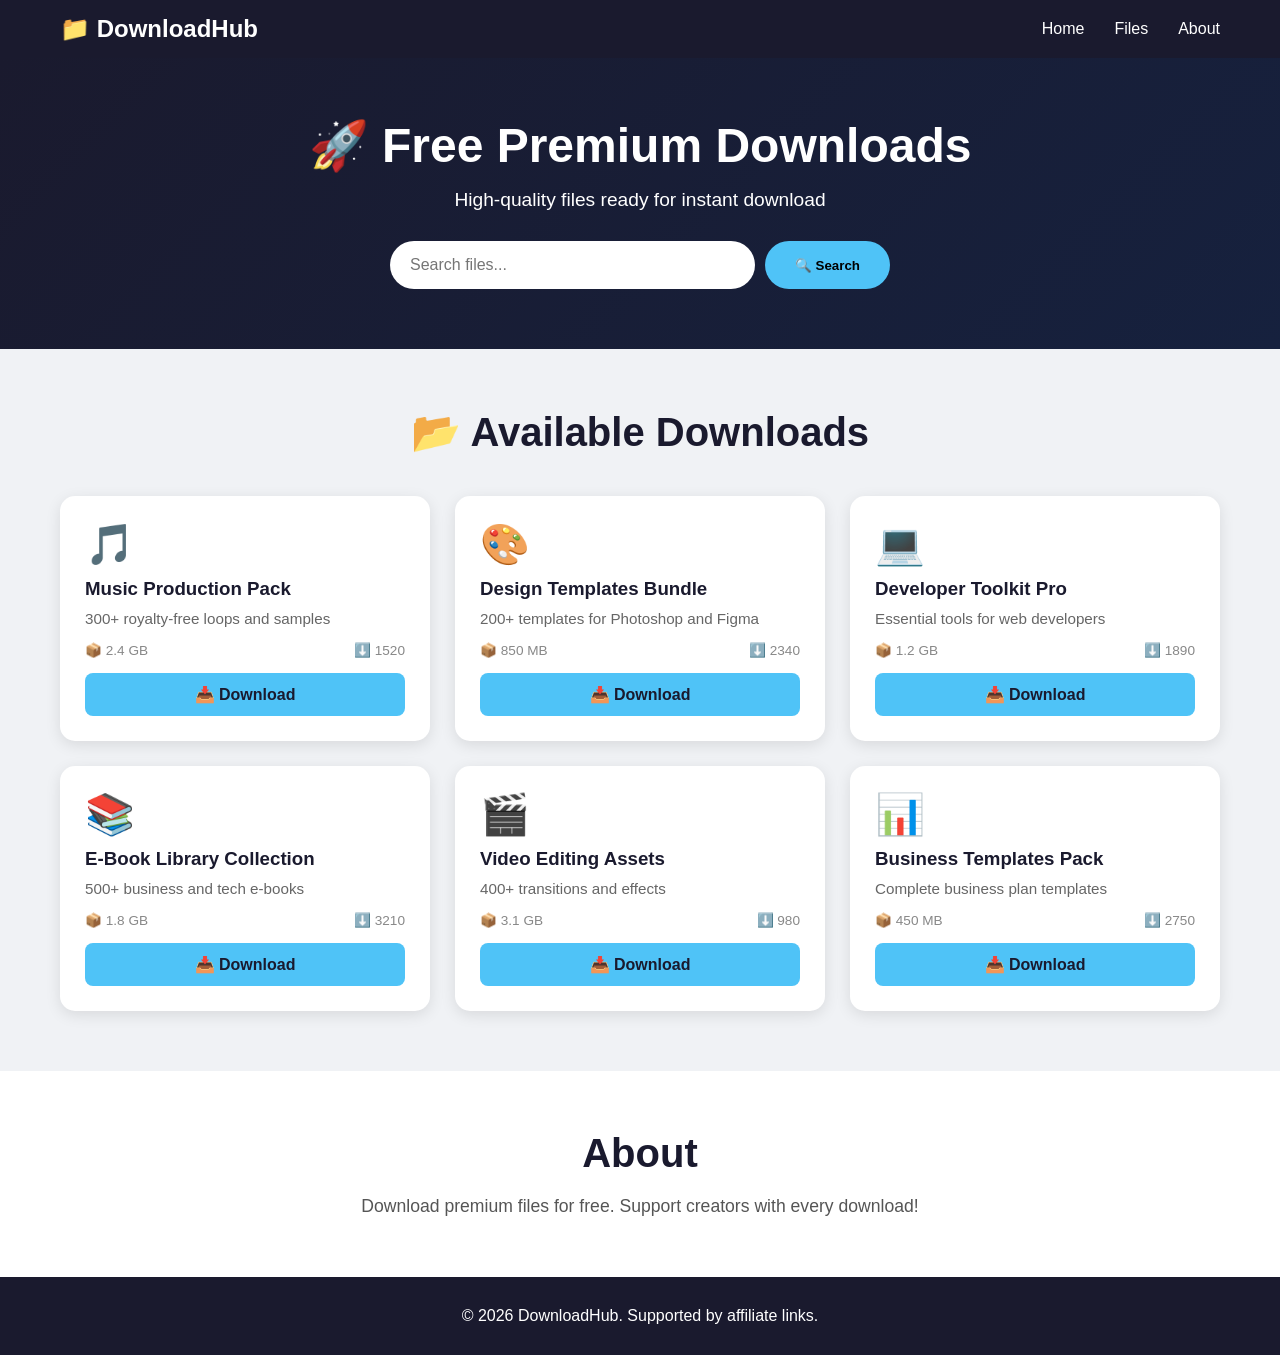
<file: index.html>
<!DOCTYPE html>
<html lang="en">
<head>
    <meta charset="UTF-8">
    <meta name="viewport" content="width=device-width, initial-scale=1.0">
    <title>DownloadHub - Free Downloads</title>
    <link rel="stylesheet" href="style.css">
</head>
<body>
    <nav class="navbar">
        <div class="container">
            <div class="nav-brand">📁 DownloadHub</div>
            <div class="nav-links">
                <a href="#home">Home</a>
                <a href="#files">Files</a>
                <a href="#about">About</a>
            </div>
        </div>
    </nav>

    <section id="home" class="hero">
        <div class="container">
            <h1>🚀 Free Premium Downloads</h1>
            <p>High-quality files ready for instant download</p>
            <div class="search-box">
                <input type="text" id="searchInput" placeholder="Search files..." onkeyup="searchFiles()">
                <button onclick="searchFiles()">🔍 Search</button>
            </div>
        </div>
    </section>

    <section id="files" class="files-section">
        <div class="container">
            <h2>📂 Available Downloads</h2>
            <div class="file-grid" id="fileGrid"></div>
        </div>
    </section>

    <section id="about" class="about-section">
        <div class="container">
            <h2>About</h2>
            <p>Download premium files for free. Support creators with every download!</p>
        </div>
    </section>

    <footer>
        <div class="container">
            <p>© 2026 DownloadHub. Supported by affiliate links.</p>
        </div>
    </footer>

    <script src="script.js"></script>
</body>
</html>
</file>
<file: style.css>
* {
    margin: 0;
    padding: 0;
    box-sizing: border-box;
}

body {
    font-family: Arial, sans-serif;
    background: #f0f2f5;
    color: #1a1a2e;
}

.container {
    max-width: 1200px;
    margin: 0 auto;
    padding: 0 20px;
}

/* Navigation */
.navbar {
    background: #1a1a2e;
    color: white;
    padding: 15px 0;
    position: sticky;
    top: 0;
    z-index: 999;
}

.navbar .container {
    display: flex;
    justify-content: space-between;
    align-items: center;
}

.nav-brand {
    font-size: 1.5rem;
    font-weight: bold;
}

.nav-links {
    display: flex;
    gap: 30px;
}

.nav-links a {
    color: white;
    text-decoration: none;
    transition: color 0.3s;
}

.nav-links a:hover {
    color: #4fc3f7;
}

/* Hero */
.hero {
    background: linear-gradient(135deg, #1a1a2e, #16213e);
    color: white;
    padding: 60px 0;
    text-align: center;
}

.hero h1 {
    font-size: 3rem;
    margin-bottom: 15px;
}

.hero p {
    font-size: 1.2rem;
    margin-bottom: 30px;
}

.search-box {
    display: flex;
    max-width: 500px;
    margin: 0 auto;
    gap: 10px;
}

.search-box input {
    flex: 1;
    padding: 15px 20px;
    border: none;
    border-radius: 30px;
    font-size: 1rem;
}

.search-box button {
    padding: 15px 30px;
    background: #4fc3f7;
    border: none;
    border-radius: 30px;
    font-weight: bold;
    cursor: pointer;
    transition: transform 0.3s;
}

.search-box button:hover {
    transform: scale(1.05);
}

/* Files */
.files-section {
    padding: 60px 0;
}

.files-section h2 {
    text-align: center;
    font-size: 2.5rem;
    margin-bottom: 40px;
}

.file-grid {
    display: grid;
    grid-template-columns: repeat(auto-fill, minmax(300px, 1fr));
    gap: 25px;
}

.file-card {
    background: white;
    border-radius: 15px;
    padding: 25px;
    box-shadow: 0 4px 15px rgba(0,0,0,0.1);
    transition: transform 0.3s;
}

.file-card:hover {
    transform: translateY(-5px);
}

.file-icon {
    font-size: 2.5rem;
}

.file-card h3 {
    margin: 10px 0;
}

.file-card p {
    color: #666;
    font-size: 0.95rem;
    margin-bottom: 15px;
}

.file-meta {
    display: flex;
    justify-content: space-between;
    margin-bottom: 15px;
    font-size: 0.85rem;
    color: #888;
}

.download-btn {
    display: inline-block;
    width: 100%;
    padding: 12px;
    background: #4fc3f7;
    color: #1a1a2e;
    text-align: center;
    text-decoration: none;
    border-radius: 8px;
    font-weight: bold;
    transition: background 0.3s;
}

.download-btn:hover {
    background: #81d4fa;
}

/* About */
.about-section {
    background: white;
    padding: 60px 0;
    text-align: center;
}

.about-section h2 {
    font-size: 2.5rem;
    margin-bottom: 20px;
}

.about-section p {
    max-width: 600px;
    margin: 0 auto;
    color: #555;
    font-size: 1.1rem;
}

/* Footer */
footer {
    background: #1a1a2e;
    color: white;
    padding: 30px 0;
    text-align: center;
}

/* Responsive */
@media (max-width: 768px) {
    .hero h1 {
        font-size: 2rem;
    }
    
    .search-box {
        flex-direction: column;
    }
    
    .file-grid {
        grid-template-columns: 1fr;
    }
}
</file>
